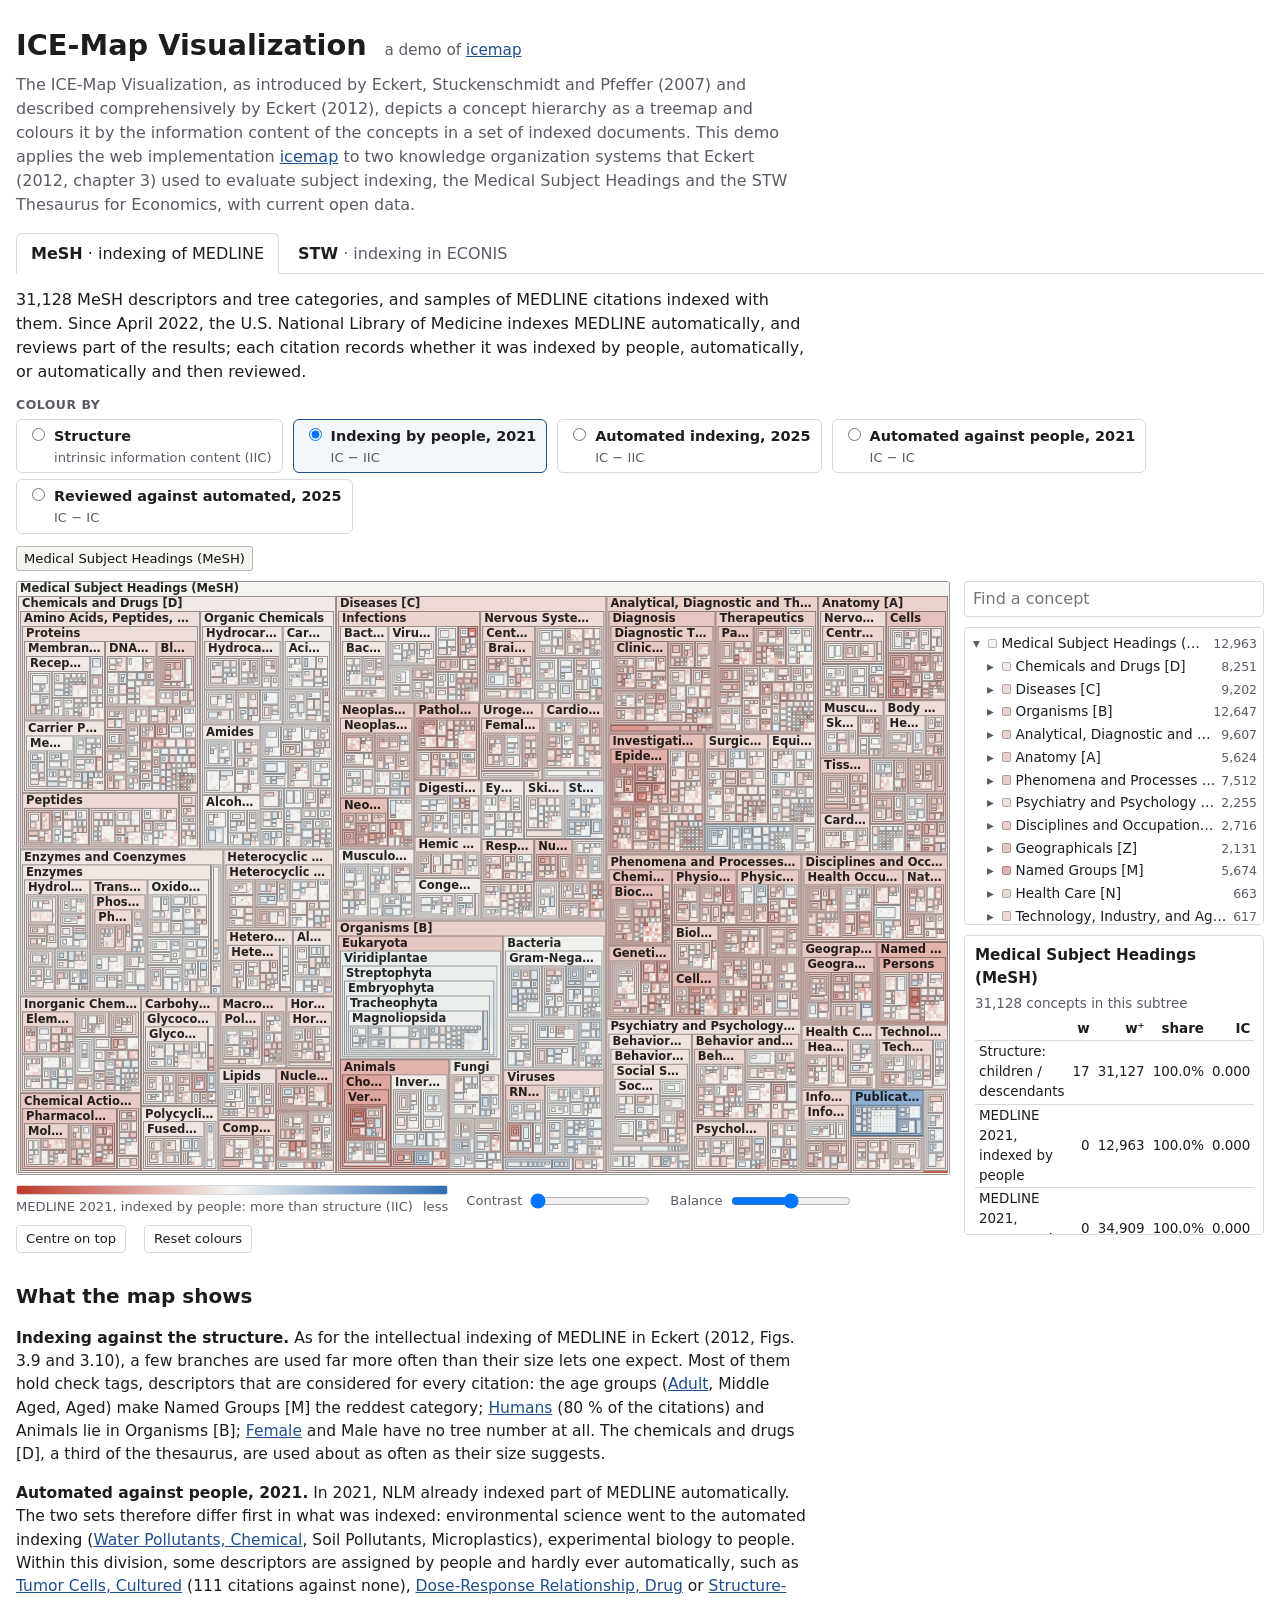
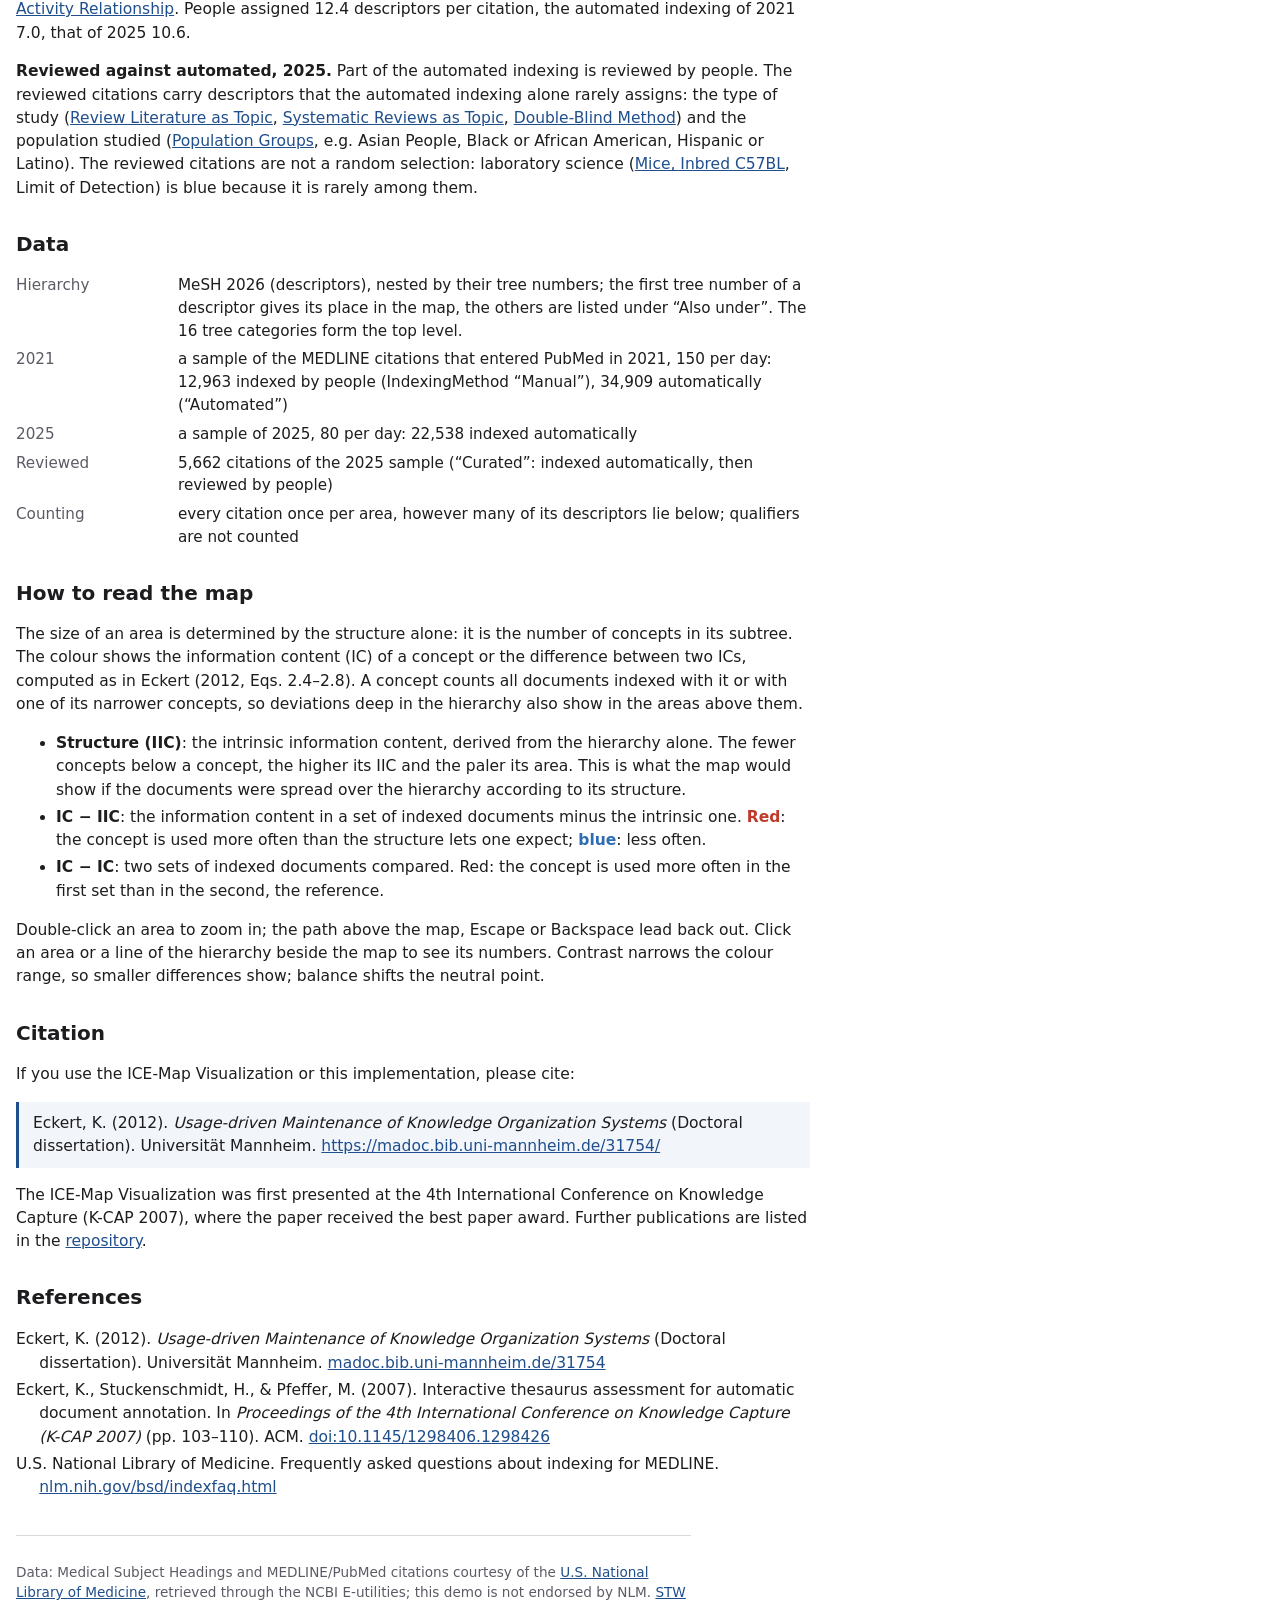
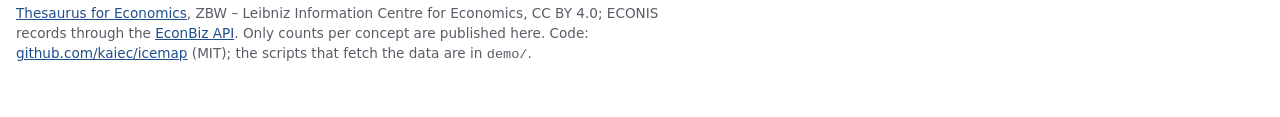
<file: docs/index.html>
<!doctype html>
<html lang="en">
<head>
<meta charset="utf-8">
<meta name="viewport" content="width=device-width, initial-scale=1">
<meta name="color-scheme" content="light dark">
<title>ICE-Map Visualization · Demo</title>
<meta name="description" content="The ICE-Map Visualization (Eckert et al., 2007; Eckert, 2012) applied to MeSH with the indexing of MEDLINE and to the STW with the indexing of ECONIS: treemaps of the hierarchies, coloured by information content.">
<link rel="stylesheet" href="demo.css?v=bdf52eabb4">
</head>
<body>
<main class="demo" id="main">
<header class="demo-head">
<h1>ICE-Map Visualization <small>a demo of <a href="https://github.com/kaiec/icemap">icemap</a></small></h1>
<p class="demo-lead">The ICE-Map Visualization, as introduced by Eckert, Stuckenschmidt and Pfeffer (2007) and described
comprehensively by Eckert (2012), depicts a concept hierarchy as a treemap and colours it by the information content of
the concepts in a set of indexed documents. This demo applies the web implementation <a href="https://github.com/kaiec/icemap">icemap</a>
to two knowledge organization systems that Eckert (2012, chapter 3) used to evaluate subject indexing, the Medical
Subject Headings and the STW Thesaurus for Economics, with current open data.</p>
</header>

<nav class="demo-tabs" aria-label="Examples">
<a href="?map=mesh" data-tab="mesh"><b>MeSH</b> · indexing of MEDLINE</a>
<a href="?map=stw" data-tab="stw"><b>STW</b> · indexing in ECONIS</a>
</nav>

<section data-map="mesh">
<p class="demo-intro">31,128 MeSH descriptors and tree categories, and samples of MEDLINE citations indexed with
them. Since April 2022, the U.S. National Library of Medicine indexes MEDLINE automatically, and reviews part of the
results; each citation records whether it was indexed by people, automatically, or automatically and then reviewed.</p>
<fieldset class="demo-views">
<legend>Colour by</legend>
<label><input type="radio" name="view-mesh" value="iic"> <span><b>Structure</b> intrinsic information content (IIC)</span></label>
<label><input type="radio" name="view-mesh" value="manual-iic"> <span><b>Indexing by people, 2021</b> IC − IIC</span></label>
<label><input type="radio" name="view-mesh" value="automated-iic"> <span><b>Automated indexing, 2025</b> IC − IIC</span></label>
<label><input type="radio" name="view-mesh" value="automated-2021-manual"> <span><b>Automated against people, 2021</b> IC − IC</span></label>
<label><input type="radio" name="view-mesh" value="curated-automated"> <span><b>Reviewed against automated, 2025</b> IC − IC</span></label>
</fieldset>
</section>

<section data-map="stw" hidden>
<p class="demo-intro">6,697 descriptors and thesaurus categories of the STW, and samples of the records of ECONIS,
the catalogue of the ZBW – Leibniz Information Centre for Economics, from two periods of publication.</p>
<fieldset class="demo-views">
<legend>Colour by</legend>
<label><input type="radio" name="view-stw" value="iic"> <span><b>Structure</b> intrinsic information content (IIC)</span></label>
<label><input type="radio" name="view-stw" value="econis-2023-iic"> <span><b>ECONIS 2023–2025</b> IC − IIC</span></label>
<label><input type="radio" name="view-stw" value="econis-2008-iic"> <span><b>ECONIS 2008–2010</b> IC − IIC</span></label>
<label><input type="radio" name="view-stw" value="econis-2023-econis-2008"> <span><b>2023–2025 against 2008–2010</b> IC − IC</span></label>
</fieldset>
</section>

<div id="icemap" aria-busy="true"><p class="demo-wait">Loading the hierarchy …</p></div>

<div class="demo-text">
<section data-map="mesh">
<h2>What the map shows</h2>
<p><b>Indexing against the structure.</b> As for the intellectual indexing of MEDLINE in Eckert (2012, Figs. 3.9
and 3.10), a few branches are used far more often than their size lets one expect. Most of them hold check tags,
descriptors that are considered for every citation: the age groups
(<a href="#" data-show="D000328" data-view="manual-iic">Adult</a>, Middle Aged, Aged) make Named Groups [M] the
reddest category; <a href="#" data-show="D006801" data-view="manual-iic">Humans</a> (80 % of the citations) and
Animals lie in Organisms [B]; <a href="#" data-show="D005260" data-view="manual-iic">Female</a> and Male have no
tree number at all. The chemicals and drugs [D], a third of the thesaurus, are used about as often as their size
suggests.</p>
<p><b>Automated against people, 2021.</b> In 2021, NLM already indexed part of MEDLINE automatically. The two sets
therefore differ first in what was indexed: environmental science went to the automated indexing
(<a href="#" data-show="D014874" data-view="automated-2021-manual">Water Pollutants, Chemical</a>, Soil Pollutants,
Microplastics), experimental biology to people. Within this division, some descriptors are assigned by people and
hardly ever automatically, such as
<a href="#" data-show="D014407" data-view="automated-2021-manual">Tumor Cells, Cultured</a> (111 citations against
none), <a href="#" data-show="D004305" data-view="automated-2021-manual">Dose-Response Relationship, Drug</a> or
<a href="#" data-show="D013329" data-view="automated-2021-manual">Structure-Activity Relationship</a>. People
assigned 12.4 descriptors per citation, the automated indexing of 2021 7.0, that
of 2025 10.6.</p>
<p><b>Reviewed against automated, 2025.</b> Part of the automated indexing is reviewed by people. The reviewed
citations carry descriptors that the automated indexing alone rarely assigns: the type of study
(<a href="#" data-show="D012196" data-view="curated-automated">Review Literature as Topic</a>,
<a href="#" data-show="D000078202" data-view="curated-automated">Systematic Reviews as Topic</a>,
<a href="#" data-show="D004311" data-view="curated-automated">Double-Blind Method</a>) and the population studied
(<a href="#" data-show="D044382" data-view="curated-automated">Population Groups</a>, e.g. Asian People, Black or
African American, Hispanic or Latino). The reviewed citations are not a random selection: laboratory science
(<a href="#" data-show="D008810" data-view="curated-automated">Mice, Inbred C57BL</a>, Limit of Detection) is
blue because it is rarely among them.</p>
<h2>Data</h2>
<dl class="demo-facts">
<dt>Hierarchy</dt><dd>MeSH 2026 (descriptors), nested by their tree numbers; the first tree number of a descriptor
gives its place in the map, the others are listed under “Also under”. The 16 tree categories form the top level.</dd>
<dt>2021</dt><dd>a sample of the MEDLINE citations that entered PubMed in 2021, 150 per day:
12,963 indexed by people (IndexingMethod “Manual”), 34,909 automatically
(“Automated”)</dd>
<dt>2025</dt><dd>a sample of 2025, 80 per day: 22,538 indexed automatically</dd>
<dt>Reviewed</dt><dd>5,662 citations of the 2025 sample (“Curated”: indexed automatically, then
reviewed by people)</dd>
<dt>Counting</dt><dd>every citation once per area, however many of its descriptors lie below; qualifiers are not
counted</dd>
</dl>
</section>

<section data-map="stw" hidden>
<h2>What the map shows</h2>
<p><b>Indexing against the structure.</b> As in the evaluation of intellectual indexing with the STW by Eckert (2012,
Figs. 3.6–3.8), the usage of the thesaurus departs from its structure in characteristic ways. The geographic names
(<a href="#" data-show="thsys/g" data-view="econis-2023-iic">G</a>) are given to almost half of the records, and the
general descriptors (<a href="#" data-show="thsys/a" data-view="econis-2023-iic">A</a>) to a fifth, mostly
<a href="#" data-show="descriptor/19073-6" data-focus="thsys/70582" data-view="econis-2023-iic">Theory</a>, which
marks theoretical works. The commodities (<a href="#" data-show="thsys/p" data-view="econis-2023-iic">P</a>), a large
part of the thesaurus, are rarely used: paper, wood products and clothing not at all in the sample.</p>
<p><b>2023–2025 against 2008–2010.</b> The comparison of the two periods shows how the literature, and with it the
indexing, has moved. Red are descriptors that were hardly or never used in 2008–2010:
<a href="#" data-show="descriptor/30218-4" data-view="econis-2023-econis-2008">Coronavirus</a>,
<a href="#" data-show="descriptor/30171-4" data-view="econis-2023-econis-2008">Digitization</a>,
<a href="#" data-show="descriptor/30475-5" data-view="econis-2023-econis-2008">Machine learning</a>,
<a href="#" data-show="descriptor/30143-2" data-view="econis-2023-econis-2008">Virtual currency</a>,
<a href="#" data-show="descriptor/30190-0" data-view="econis-2023-econis-2008">Blockchain</a> and the Sustainable
Development Goals. Blue are topics of the earlier period, such as the
<a href="#" data-show="descriptor/29631-6" data-view="econis-2023-econis-2008">subprime financial crisis</a>, RFID or
East Germany. Records of the later period also carry more descriptors (5.7 against
4.7).</p>
<h2>Data</h2>
<dl class="demo-facts">
<dt>Hierarchy</dt><dd>STW Thesaurus for Economics 9.20 without deprecated concepts: the thesaurus categories above,
the descriptors below them. A descriptor is placed under a broader descriptor of the same category where there is one,
else under its first category; further broader concepts are listed under “Also under”.</dd>
<dt>ECONIS 2008–2010</dt><dd>15,896 of 20,000 records published 2008–2010
have subjects that match STW descriptors; 4.7 descriptors per record</dd>
<dt>ECONIS 2023–2025</dt><dd>17,385 of 20,000 records published
2023–2025; 5.7 descriptors per record</dd>
<dt>Sampling</dt><dd>20 pages of 1,000 records at evenly spaced positions of the result list of the EconBiz API. The
subjects of a record (labels, German and English, mixed with free keywords) are matched to the preferred and
alternative labels of the descriptors, ignoring case.</dd>
<dt>Counting</dt><dd>every record once per area, however many of its descriptors lie below</dd>
</dl>
</section>

<h2>How to read the map</h2>
<p>The size of an area is determined by the structure alone: it is the number of concepts in its subtree. The colour
shows the information content (IC) of a concept or the difference between two ICs, computed as in Eckert (2012,
Eqs. 2.4–2.8). A concept counts all documents indexed with it or with one of its narrower concepts, so deviations
deep in the hierarchy also show in the areas above them.</p>
<ul>
<li><b>Structure (IIC)</b>: the intrinsic information content, derived from the hierarchy alone. The fewer concepts
below a concept, the higher its IIC and the paler its area. This is what the map would show if the documents were
spread over the hierarchy according to its structure.</li>
<li><b>IC − IIC</b>: the information content in a set of indexed documents minus the intrinsic one.
<span class="hot">Red</span>: the concept is used more often than the structure lets one expect;
<span class="cold">blue</span>: less often.</li>
<li><b>IC − IC</b>: two sets of indexed documents compared. Red: the concept is used more often in the first set than
in the second, the reference.</li>
</ul>
<p>Double-click an area to zoom in; the path above the map, Escape or Backspace lead back out. Click an area or a line
of the hierarchy beside the map to see its numbers. Contrast narrows the colour range, so smaller differences show;
balance shifts the neutral point.</p>

<h2>Citation</h2>
<p>If you use the ICE-Map Visualization or this implementation, please cite:</p>
<div class="demo-cite"><p>Eckert, K. (2012). <i>Usage-driven Maintenance of Knowledge Organization Systems</i>
(Doctoral dissertation). Universität Mannheim.
<a href="https://madoc.bib.uni-mannheim.de/31754/">https://madoc.bib.uni-mannheim.de/31754/</a></p></div>
<p>The ICE-Map Visualization was first presented at the 4th International Conference on Knowledge Capture
(K-CAP 2007), where the paper received the best paper award. Further publications are listed in the
<a href="https://github.com/kaiec/icemap#publications-on-the-ice-map-visualization">repository</a>.</p>

<h2>References</h2>
<ul class="demo-refs">
<li>Eckert, K. (2012). <i>Usage-driven Maintenance of Knowledge Organization Systems</i> (Doctoral dissertation).
Universität Mannheim. <a href="https://madoc.bib.uni-mannheim.de/31754/">madoc.bib.uni-mannheim.de/31754</a></li>
<li>Eckert, K., Stuckenschmidt, H., &amp; Pfeffer, M. (2007). Interactive thesaurus assessment for automatic document
annotation. In <i>Proceedings of the 4th International Conference on Knowledge Capture (K-CAP 2007)</i>
(pp. 103–110). ACM. <a href="https://doi.org/10.1145/1298406.1298426">doi:10.1145/1298406.1298426</a></li>
<li>U.S. National Library of Medicine. Frequently asked questions about indexing for MEDLINE.
<a href="https://www.nlm.nih.gov/bsd/indexfaq.html">nlm.nih.gov/bsd/indexfaq.html</a></li>
</ul>
</div>

<footer class="demo-foot">
<p>Data: Medical Subject Headings and MEDLINE/PubMed citations courtesy of the
<a href="https://www.nlm.nih.gov/">U.S. National Library of Medicine</a>, retrieved through the NCBI E-utilities;
this demo is not endorsed by NLM. <a href="https://zbw.eu/stw/">STW Thesaurus for Economics</a>, ZBW – Leibniz
Information Centre for Economics, CC BY 4.0; ECONIS records through the <a href="https://api.econbiz.de/doc">EconBiz
API</a>. Only counts per concept are published here. Code: <a href="https://github.com/kaiec/icemap">github.com/kaiec/icemap</a>
(MIT); the scripts that fetch the data are in <code>demo/</code>.</p>
</footer>
</main>
<script type="module" src="demo.js?v=02bca2562a"></script>
</body>
</html>
</file>
<file: docs/demo.css>
/* The demo page of icemap. The map itself takes the --icemap-* properties. */
:root { --fg: #1d1d1f; --muted: #5b5b66; --line: #d8d8de; --bg: #ffffff; --accent: #1f4e8c; --note: #f2f5fa;
  --font: system-ui, -apple-system, "Segoe UI", sans-serif; color-scheme: light; }
@media (prefers-color-scheme: dark) { :root:not([data-theme="light"]) { --fg: #e8e8ec; --muted: #a2a2ad;
  --line: #3a3a42; --bg: #16161a; --accent: #8db4ec; --note: #20242c; color-scheme: dark; } }
:root[data-theme="dark"] { --fg: #e8e8ec; --muted: #a2a2ad; --line: #3a3a42; --bg: #16161a; --accent: #8db4ec;
  --note: #20242c; color-scheme: dark; }
* { box-sizing: border-box; }
body { margin: 0; background: var(--bg); color: var(--fg); font: 16px/1.5 var(--font); }
a { color: var(--accent); }
.demo { max-width: 1400px; margin: 0 auto; padding-block: 8px 40px;
  padding-left: max(16px, env(safe-area-inset-left, 0px)); padding-right: max(16px, env(safe-area-inset-right, 0px)); }
.demo-head h1 { font-size: 1.8rem; margin: 16px 0 6px; }
.demo-head h1 small { font-size: .95rem; font-weight: 400; color: var(--muted); margin-left: .5em; }
.demo-lead { margin: 0 0 16px; color: var(--muted); max-width: 78ch; }
.demo-tabs { display: flex; flex-wrap: wrap; gap: 0 4px; border-bottom: 1px solid var(--line); margin: 0 0 14px; }
.demo-tabs a { padding: 8px 14px; text-decoration: none; color: var(--muted); border: 1px solid transparent;
  border-bottom: 0; border-radius: 6px 6px 0 0; margin-bottom: -1px; }
.demo-tabs a b { color: var(--fg); font-weight: 600; }
.demo-tabs a[aria-current] { border-color: var(--line); background: var(--bg); color: var(--fg); }
.demo-tabs a:not([aria-current]):hover { background: var(--note); }
.demo-intro { max-width: 78ch; margin: 0 0 12px; }
.demo-views { border: 0; margin: 0 0 12px; padding: 0; display: flex; flex-wrap: wrap; gap: 6px 10px; }
.demo-views legend { padding: 0; margin-bottom: 4px; font-size: .78rem; font-weight: 600; color: var(--muted);
  text-transform: uppercase; letter-spacing: .04em; }
.demo-views label { display: flex; gap: 6px; align-items: baseline; border: 1px solid var(--line); border-radius: 6px;
  padding: 5px 10px; cursor: pointer; }
.demo-views label:has(input:checked) { border-color: var(--accent); background: var(--note); }
.demo-views label span { display: grid; color: var(--muted); font-size: .82rem; }
.demo-views label span b { color: var(--fg); font-size: .9rem; font-weight: 600; }
.demo-wait { color: var(--muted); padding: 40px 0; }
#icemap.icemap { --icemap-fg: var(--fg); --icemap-muted: var(--muted); --icemap-line: var(--line);
  --icemap-panel: var(--bg); --icemap-hover: var(--note); }
.demo-text { max-width: 78ch; margin-top: 28px; }
.demo-text h2 { font-size: 1.25rem; margin: 1.8rem 0 .4rem; }
.demo-text h3 { font-size: 1.05rem; margin: 1.2rem 0 .3rem; }
.demo-text p, .demo-text li { font-size: .97rem; }
.demo-text li { margin: 4px 0; }
.hot { color: #c0392b; font-weight: 600; }
.cold { color: #2e6db4; font-weight: 600; }
@media (prefers-color-scheme: dark) { :root:not([data-theme="light"]) .hot { color: #e0574a; }
  :root:not([data-theme="light"]) .cold { color: #4f8fdc; } }
.demo-facts { display: grid; grid-template-columns: minmax(9rem, max-content) 1fr; gap: 6px 18px; font-size: .95rem; }
.demo-facts dt { color: var(--muted); }
.demo-facts dd { margin: 0; }
.demo-cite { background: var(--note); border-left: 3px solid var(--accent); padding: 10px 14px; margin: 10px 0; }
.demo-cite p { margin: 0; }
.demo-refs { padding-left: 0; list-style: none; }
.demo-refs li { padding-left: 1.5em; text-indent: -1.5em; overflow-wrap: anywhere; }
.demo-foot { margin-top: 36px; padding-top: 12px; border-top: 1px solid var(--line); color: var(--muted);
  font-size: .85rem; max-width: 78ch; }
@media (max-width: 560px) { .demo-facts { grid-template-columns: 1fr; } .demo-facts dd { margin-bottom: 6px; } }
@media (max-width: 560px) {
  .demo-head h1 small { display: block; margin: 2px 0 0; }
  .demo-tabs { flex-wrap: nowrap; }
  .demo-tabs a { padding: 8px 10px; font-size: .9rem; flex: 1 1 0; text-align: center; }
}
</file>
